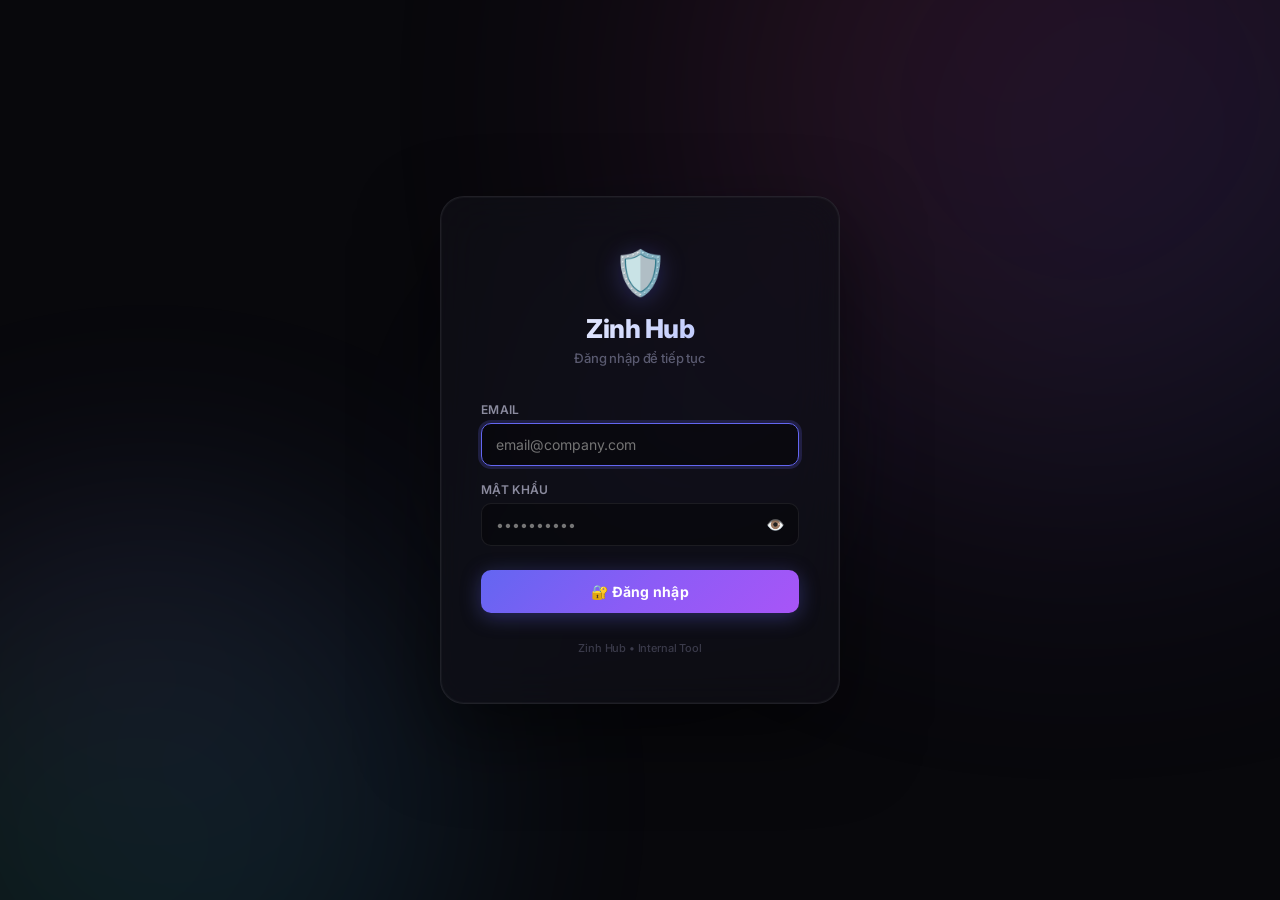
<file: index.html>
<!doctype html>
<html lang="vi">
  <head>
    <meta charset="UTF-8" />
    <link rel="icon" href="data:image/svg+xml,<svg xmlns='http://www.w3.org/2000/svg' viewBox='0 0 100 100'><text y='.9em' font-size='90'>🛡️</text></svg>" />
    <meta name="viewport" content="width=device-width, initial-scale=1.0" />
    <meta name="description" content="Zinh Hub — Quản lý công việc và dự án nội bộ" />
    <meta name="theme-color" content="#0a0a12" />
    <link rel="manifest" href="/manifest.json" />
    <meta name="apple-mobile-web-app-capable" content="yes" />
    <meta name="apple-mobile-web-app-status-bar-style" content="black-translucent" />
    <title>Zinh Hub — Task Management</title>
    <link rel="preconnect" href="https://fonts.googleapis.com" />
    <link rel="preconnect" href="https://fonts.gstatic.com" crossorigin />
    <link href="https://fonts.googleapis.com/css2?family=Inter:wght@300;400;500;600;700;800&display=swap" rel="stylesheet" />
    <script type="module" crossorigin src="/assets/index-q328-zt3.js"></script>
    <link rel="stylesheet" crossorigin href="/assets/index-DwXxYq5b.css">
  </head>
  <body>
    <div id="root"></div>
    <script>
      if ('serviceWorker' in navigator) {
        window.addEventListener('load', () => {
          navigator.serviceWorker.register('/sw.js').catch(() => {});
        });
      }
    </script>
  </body>
</html>
</file>
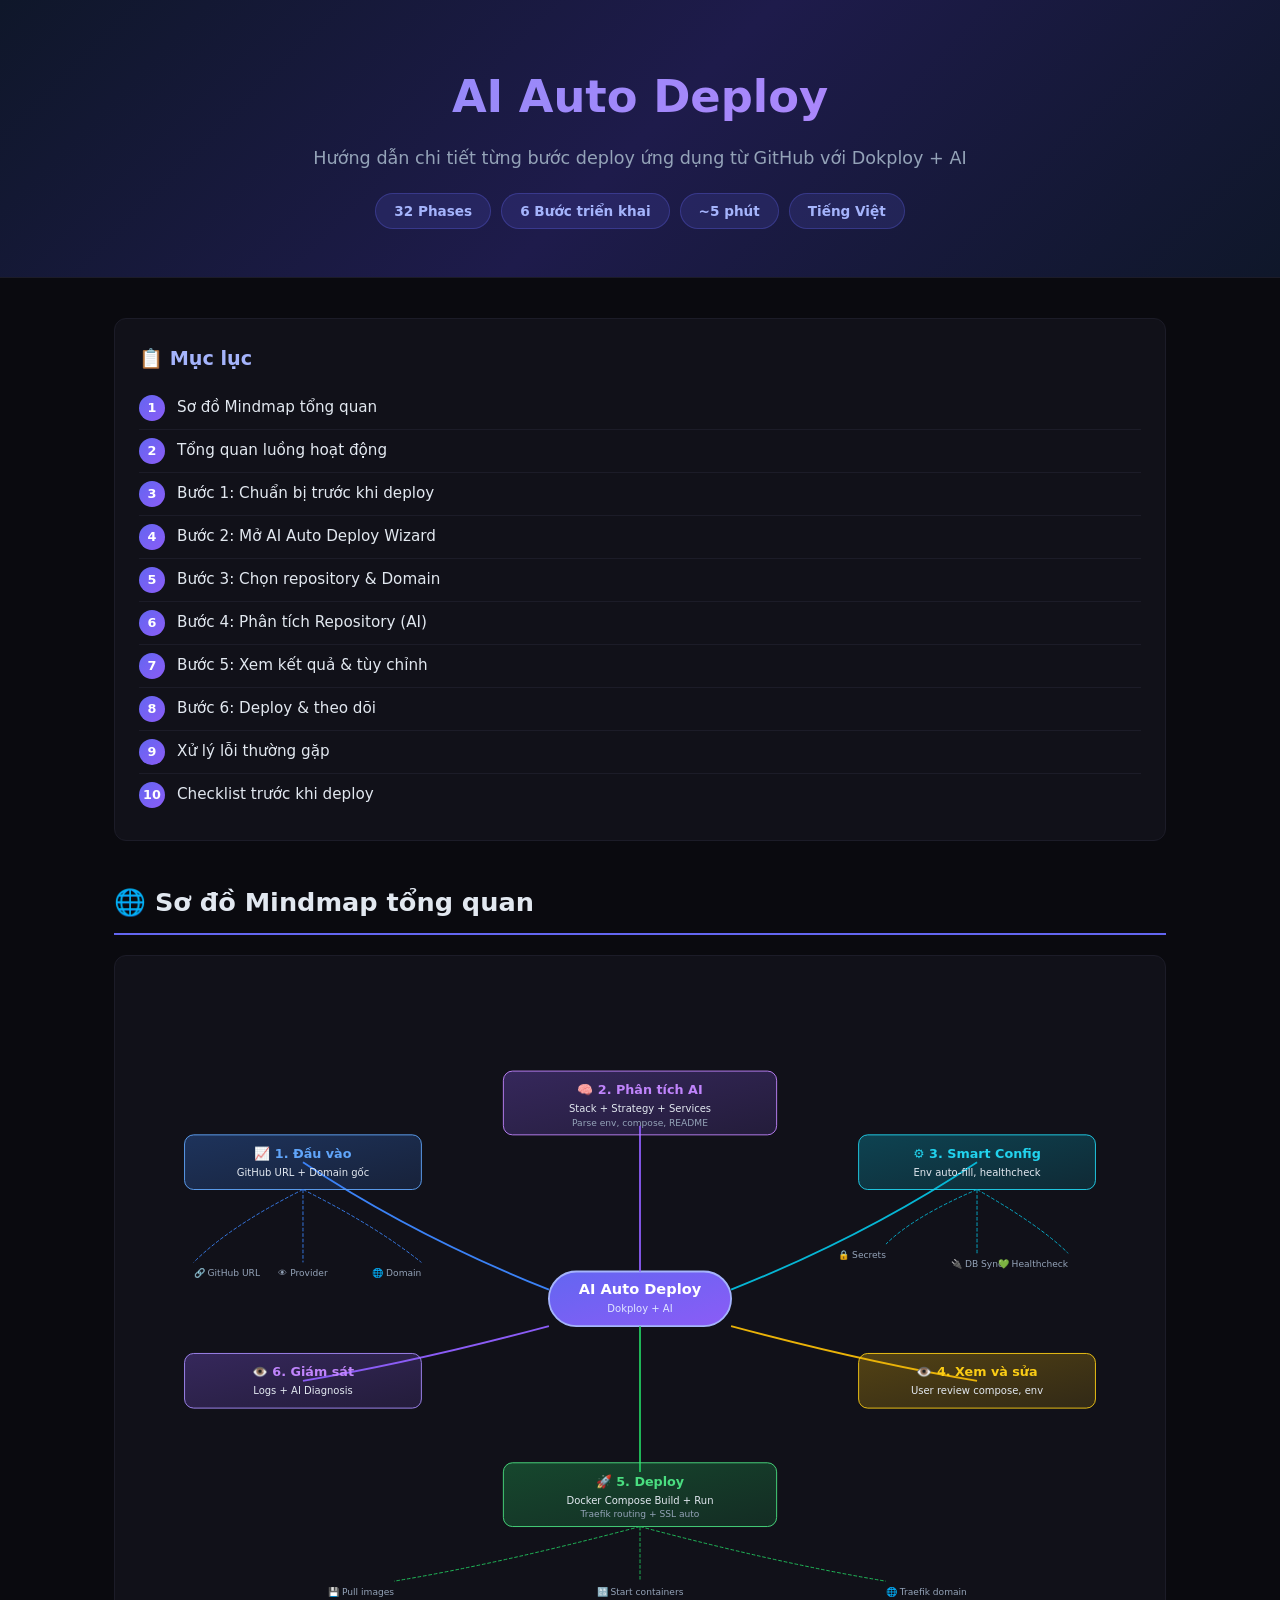
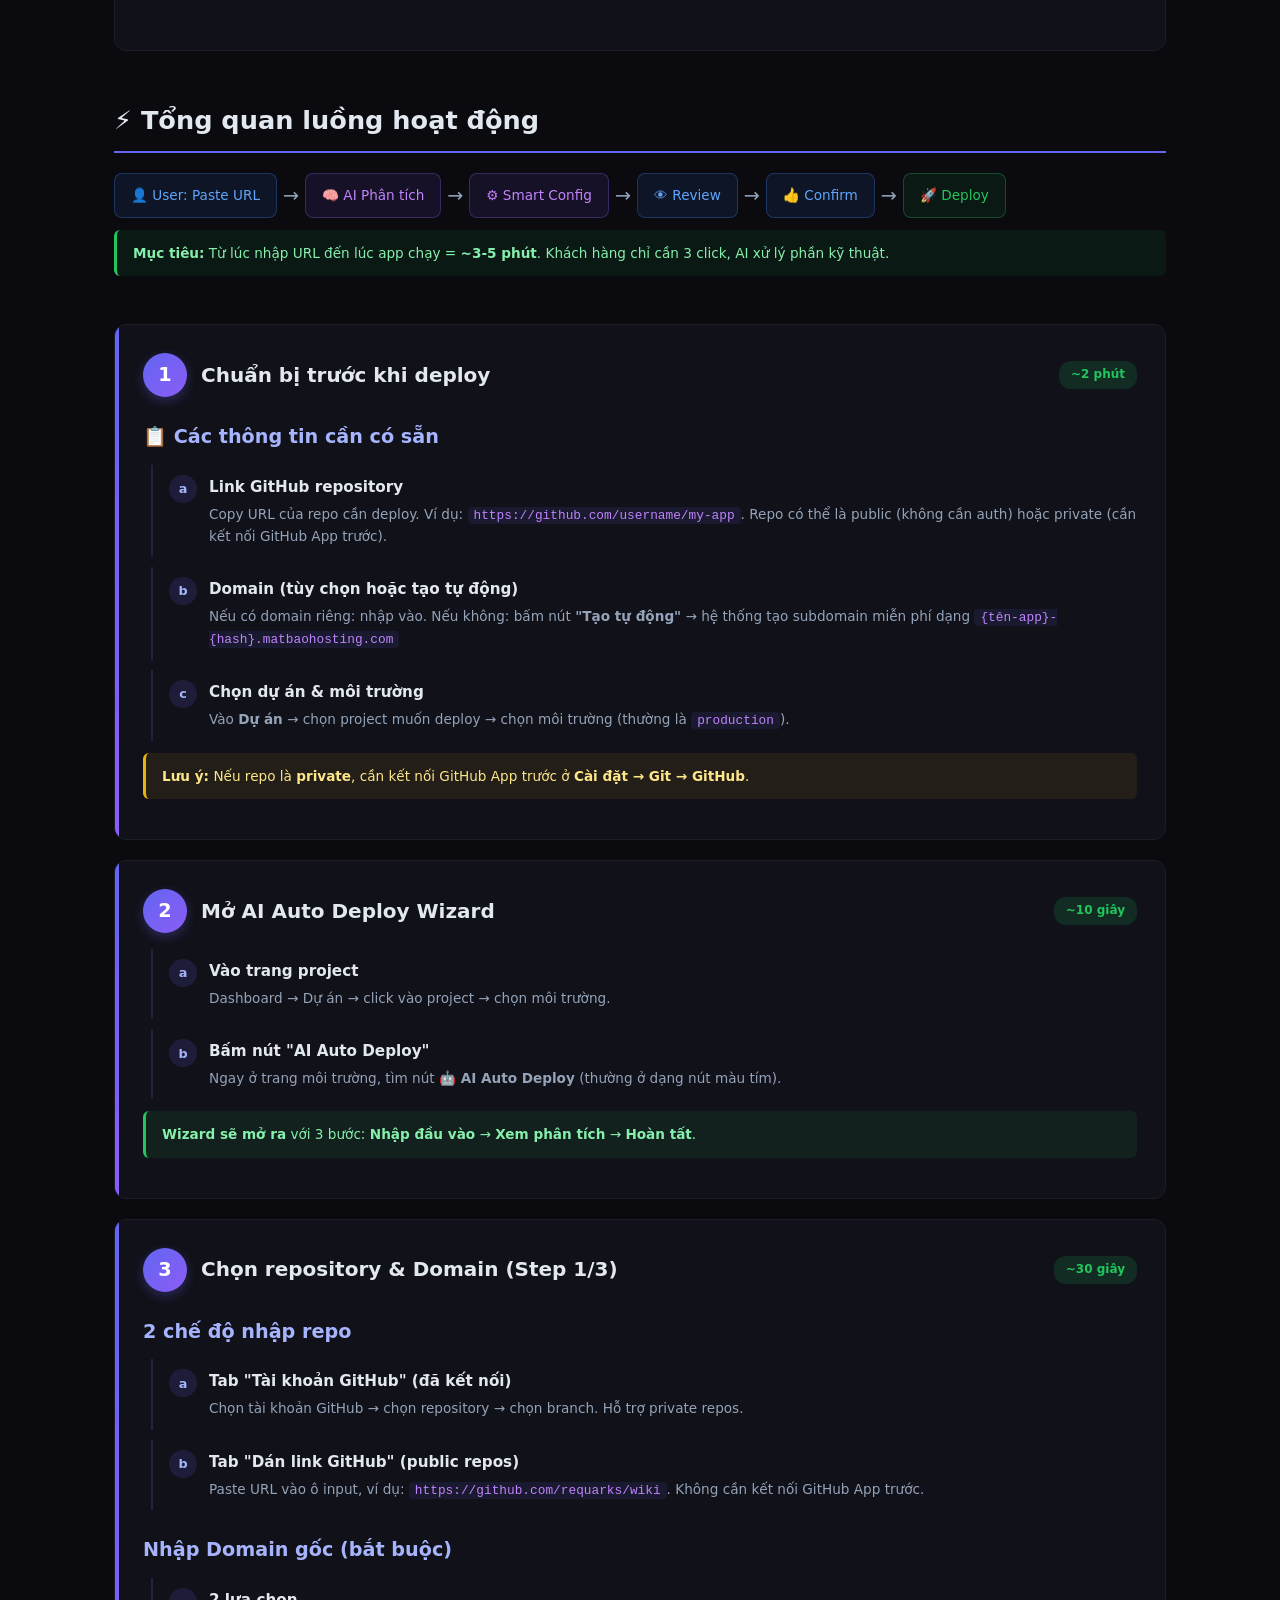
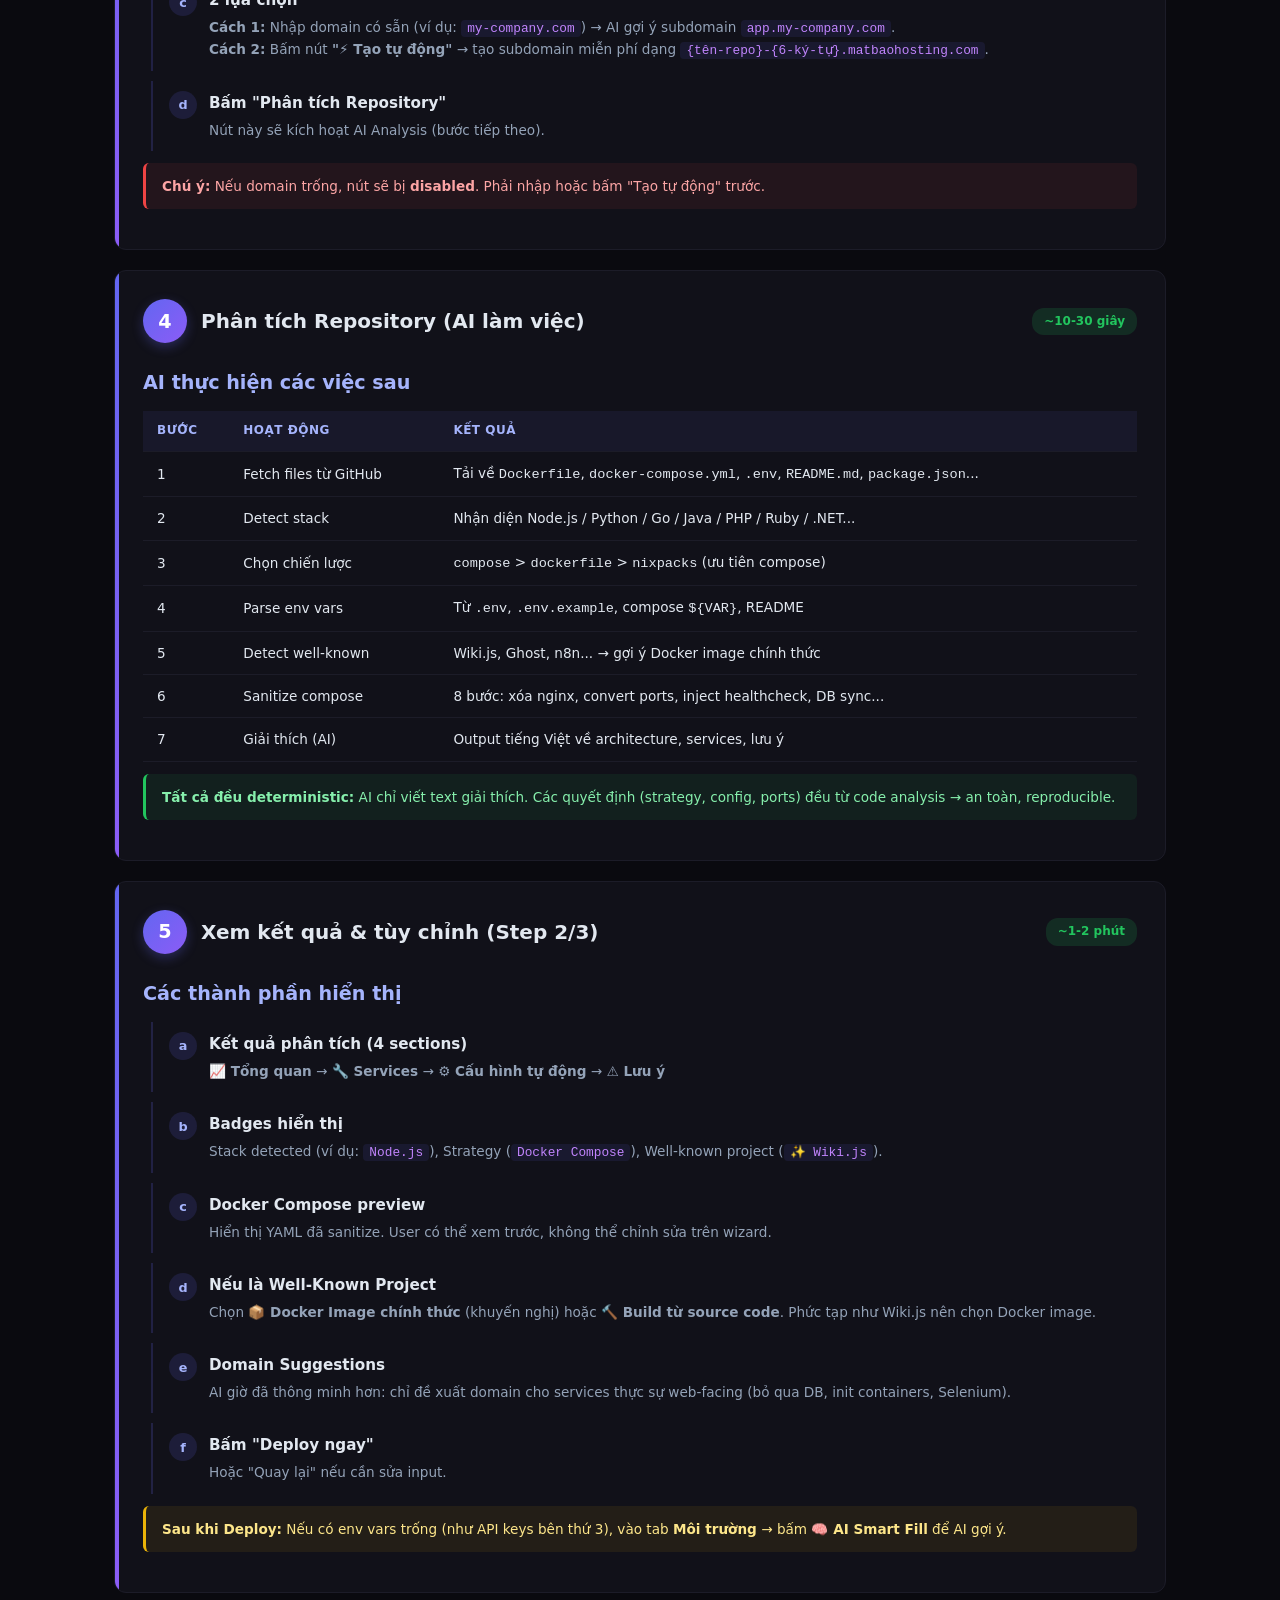
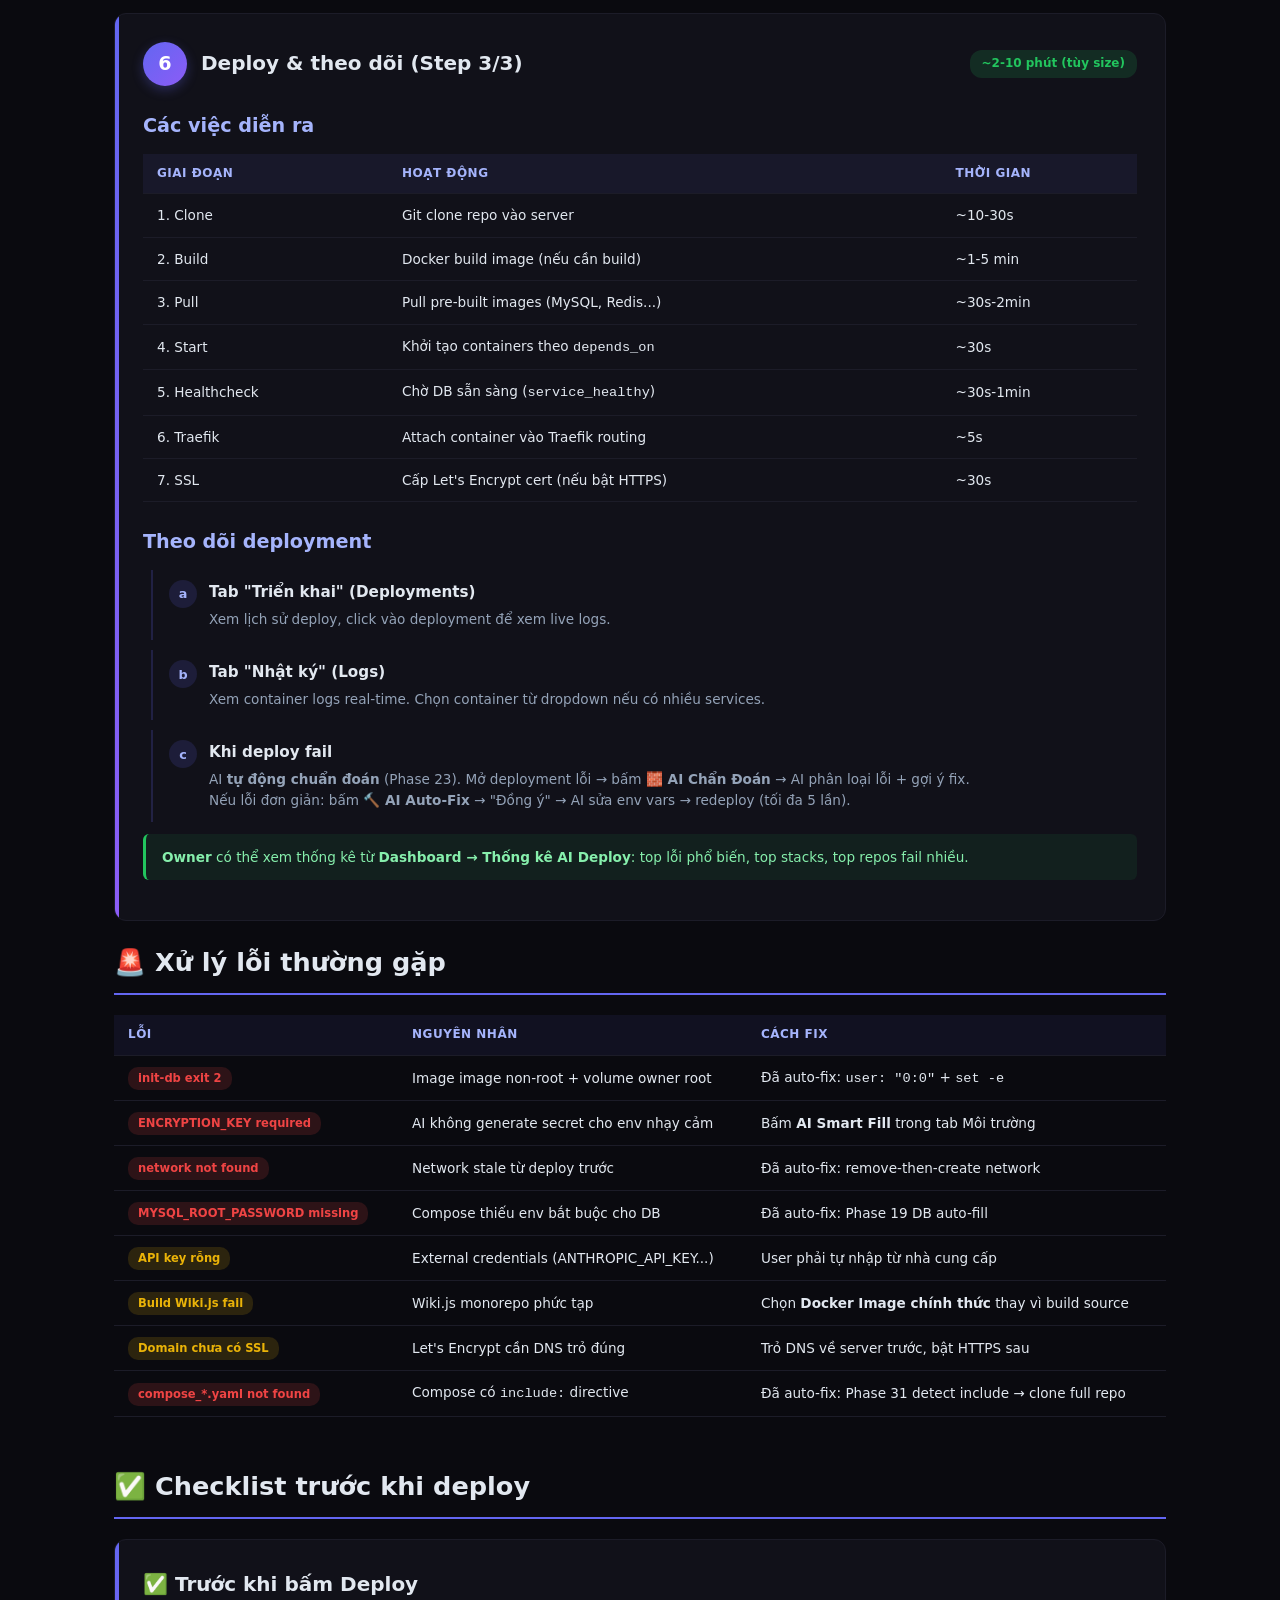
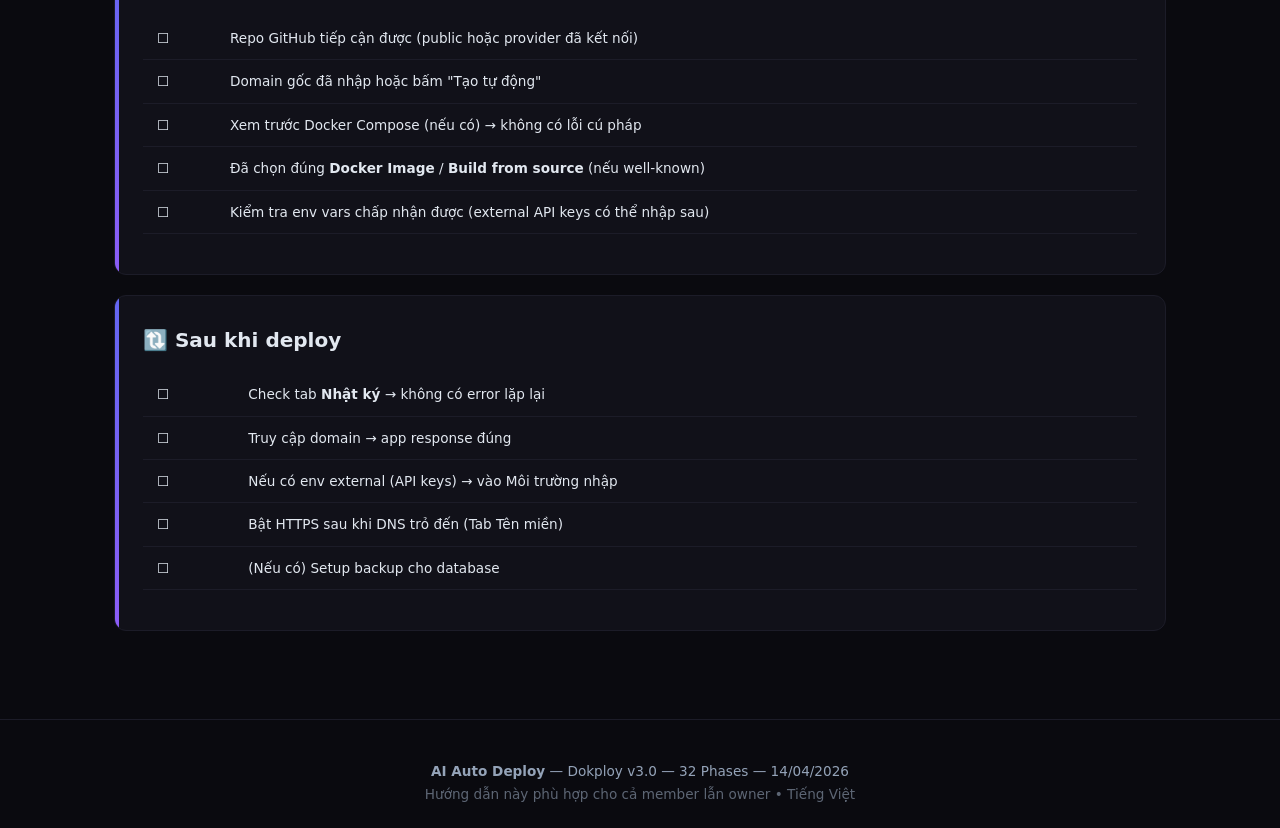
<file: ai-auto-deploy-guide.html>
<!DOCTYPE html>
<html lang="vi">
<head>
<meta charset="UTF-8">
<meta name="viewport" content="width=device-width, initial-scale=1.0">
<title>H&#432;&#7899;ng D&#7851;n AI Auto Deploy | Dokploy</title>
<style>
:root{--bg:#0a0a0f;--card:#111119;--border:#1c1c28;--accent:#6366f1;--accent2:#8b5cf6;--green:#22c55e;--yellow:#eab308;--red:#ef4444;--blue:#3b82f6;--cyan:#06b6d4;--text:#e2e8f0;--muted:#94a3b8;}
*{margin:0;padding:0;box-sizing:border-box;}
body{font-family:'Segoe UI',system-ui,sans-serif;background:var(--bg);color:var(--text);line-height:1.65;}
.hero{background:linear-gradient(135deg,#0f172a,#1e1b4b 50%,#0f172a);padding:60px 32px 48px;text-align:center;border-bottom:1px solid var(--border);}
.hero h1{font-size:2.8rem;font-weight:800;background:linear-gradient(135deg,#818cf8,#c084fc);-webkit-background-clip:text;-webkit-text-fill-color:transparent;margin-bottom:10px;}
.hero p{color:var(--muted);font-size:1.1rem;max-width:700px;margin:0 auto 20px;}
.hero .badges{display:flex;justify-content:center;gap:10px;flex-wrap:wrap;}
.hero .badges span{background:rgba(99,102,241,.15);color:#a5b4fc;padding:6px 18px;border-radius:20px;font-size:.85rem;font-weight:600;border:1px solid rgba(99,102,241,.3);}

.wrap{max-width:1100px;margin:0 auto;padding:40px 24px;}
.sec{margin-bottom:48px;}
h2{font-size:1.6rem;font-weight:700;margin-bottom:20px;padding-bottom:10px;border-bottom:2px solid var(--accent);display:flex;align-items:center;gap:10px;}
h3{font-size:1.2rem;font-weight:700;margin:24px 0 12px;color:#a5b4fc;}

/* TOC */
.toc{background:var(--card);border:1px solid var(--border);border-radius:12px;padding:24px;margin-bottom:40px;}
.toc h3{margin-top:0;color:#a5b4fc;}
.toc ol{list-style:none;padding:0;counter-reset:toc-counter;}
.toc ol li{counter-increment:toc-counter;padding:8px 0;border-bottom:1px solid var(--border);display:flex;align-items:center;gap:12px;}
.toc ol li:last-child{border-bottom:none;}
.toc ol li::before{content:counter(toc-counter);background:linear-gradient(135deg,var(--accent),var(--accent2));color:#fff;width:26px;height:26px;min-width:26px;border-radius:50%;display:inline-flex;align-items:center;justify-content:center;font-weight:700;font-size:.8rem;}
.toc ol li a{color:var(--text);text-decoration:none;flex:1;font-size:.95rem;}
.toc ol li a:hover{color:#a5b4fc;}

/* Steps */
.step{background:var(--card);border:1px solid var(--border);border-radius:12px;padding:28px;margin-bottom:20px;position:relative;overflow:hidden;}
.step::before{content:'';position:absolute;left:0;top:0;bottom:0;width:4px;background:linear-gradient(180deg,var(--accent),var(--accent2));}
.step-header{display:flex;align-items:center;gap:14px;margin-bottom:16px;flex-wrap:wrap;}
.step-num{background:linear-gradient(135deg,var(--accent),var(--accent2));color:#fff;width:44px;height:44px;min-width:44px;border-radius:50%;display:flex;align-items:center;justify-content:center;font-weight:800;font-size:1.2rem;box-shadow:0 4px 12px rgba(99,102,241,.3);}
.step-title{font-size:1.25rem;font-weight:700;flex:1;}
.step-time{background:rgba(34,197,94,.15);color:var(--green);padding:4px 12px;border-radius:12px;font-size:.75rem;font-weight:600;}

.sub-step{display:flex;gap:12px;padding:10px 0;border-left:2px solid rgba(99,102,241,.2);padding-left:16px;margin-left:8px;margin-top:10px;}
.sub-step-num{background:rgba(99,102,241,.15);color:#a5b4fc;width:28px;height:28px;min-width:28px;border-radius:50%;display:flex;align-items:center;justify-content:center;font-weight:700;font-size:.8rem;}
.sub-step-content h4{font-size:.95rem;margin-bottom:4px;}
.sub-step-content p{font-size:.85rem;color:var(--muted);line-height:1.55;}
.sub-step-content code{background:rgba(99,102,241,.1);padding:1px 6px;border-radius:4px;font-size:.8rem;color:#c084fc;}

.note{background:rgba(234,179,8,.08);border-left:3px solid var(--yellow);padding:12px 16px;border-radius:6px;margin:12px 0;font-size:.85rem;color:#fde68a;}
.warning{background:rgba(239,68,68,.08);border-left:3px solid var(--red);padding:12px 16px;border-radius:6px;margin:12px 0;font-size:.85rem;color:#fca5a5;}
.tip{background:rgba(34,197,94,.08);border-left:3px solid var(--green);padding:12px 16px;border-radius:6px;margin:12px 0;font-size:.85rem;color:#86efac;}

/* Mindmap */
.mindmap-wrapper{background:var(--card);border:1px solid var(--border);border-radius:12px;padding:24px;overflow-x:auto;}
.mindmap{min-width:900px;}

/* Flow diagram */
.flow{display:flex;flex-direction:column;gap:8px;}
.flow-row{display:flex;align-items:center;gap:6px;flex-wrap:wrap;}
.flow-box{background:rgba(99,102,241,.1);border:1px solid rgba(99,102,241,.3);padding:10px 16px;border-radius:8px;font-size:.85rem;font-weight:500;}
.flow-box.success{background:rgba(34,197,94,.08);border-color:rgba(34,197,94,.3);color:var(--green);}
.flow-box.ai{background:rgba(139,92,246,.1);border-color:rgba(139,92,246,.3);color:#c084fc;}
.flow-box.user{background:rgba(59,130,246,.1);border-color:rgba(59,130,246,.3);color:#60a5fa;}
.flow-arrow{color:var(--muted);font-size:1.2rem;}

/* Tables */
table{width:100%;border-collapse:collapse;margin:12px 0;}
th,td{padding:10px 14px;text-align:left;border-bottom:1px solid var(--border);font-size:.85rem;}
th{background:rgba(99,102,241,.08);color:#a5b4fc;font-size:.75rem;text-transform:uppercase;letter-spacing:.5px;font-weight:600;}

.badge{display:inline-block;padding:2px 10px;border-radius:10px;font-size:.72rem;font-weight:600;}
.b-green{background:rgba(34,197,94,.15);color:var(--green);}
.b-yellow{background:rgba(234,179,8,.15);color:var(--yellow);}
.b-red{background:rgba(239,68,68,.15);color:var(--red);}
.b-blue{background:rgba(59,130,246,.15);color:var(--blue);}
.b-purple{background:rgba(139,92,246,.15);color:#c084fc;}

.footer{text-align:center;padding:40px;color:var(--muted);font-size:.85rem;border-top:1px solid var(--border);}

@media print{
body{background:#fff;color:#1a1a1a;}
.hero{background:#f1f5f9;}
.hero h1 .ai,.hero h1{-webkit-text-fill-color:#4338ca;}
.step,.toc,.mindmap-wrapper{background:#f8fafc;border-color:#e2e8f0;}
}
</style>
</head>
<body>

<div class="hero">
<h1>AI Auto Deploy</h1>
<p>H&#432;&#7899;ng d&#7851;n chi ti&#7871;t t&#7915;ng b&#432;&#7899;c deploy &#7913;ng d&#7909;ng t&#7915; GitHub v&#7899;i Dokploy + AI</p>
<div class="badges">
<span>32 Phases</span>
<span>6 B&#432;&#7899;c tri&#7875;n khai</span>
<span>~5 ph&#250;t</span>
<span>Ti&#7871;ng Vi&#7879;t</span>
</div>
</div>

<div class="wrap">

<!-- TOC -->
<div class="toc">
<h3>&#128203; M&#7909;c l&#7909;c</h3>
<ol>
<li><a href="#mindmap">S&#417; &#273;&#7891; Mindmap t&#7893;ng quan</a></li>
<li><a href="#overview">T&#7893;ng quan lu&#7891;ng ho&#7841;t &#273;&#7897;ng</a></li>
<li><a href="#step1">B&#432;&#7899;c 1: Chu&#7849;n b&#7883; tr&#432;&#7899;c khi deploy</a></li>
<li><a href="#step2">B&#432;&#7899;c 2: M&#7903; AI Auto Deploy Wizard</a></li>
<li><a href="#step3">B&#432;&#7899;c 3: Ch&#7885;n repository &amp; Domain</a></li>
<li><a href="#step4">B&#432;&#7899;c 4: Ph&#226;n t&#237;ch Repository (AI)</a></li>
<li><a href="#step5">B&#432;&#7899;c 5: Xem k&#7871;t qu&#7843; &amp; t&#249;y ch&#7881;nh</a></li>
<li><a href="#step6">B&#432;&#7899;c 6: Deploy &amp; theo d&#245;i</a></li>
<li><a href="#troubleshoot">X&#7917; l&#253; l&#7895;i th&#432;&#7901;ng g&#7863;p</a></li>
<li><a href="#checklist">Checklist tr&#432;&#7899;c khi deploy</a></li>
</ol>
</div>

<!-- MINDMAP -->
<div class="sec" id="mindmap">
<h2>&#127760; S&#417; &#273;&#7891; Mindmap t&#7893;ng quan</h2>
<div class="mindmap-wrapper">
<svg class="mindmap" viewBox="0 0 1100 700" xmlns="http://www.w3.org/2000/svg">
<!-- Center node -->
<g>
<rect x="450" y="320" width="200" height="60" rx="30" fill="url(#centerGrad)" stroke="#a5b4fc" stroke-width="2"/>
<text x="550" y="345" text-anchor="middle" fill="#fff" font-weight="800" font-size="16">AI Auto Deploy</text>
<text x="550" y="365" text-anchor="middle" fill="#e0e7ff" font-size="11">Dokploy + AI</text>
</g>

<!-- Gradients -->
<defs>
<linearGradient id="centerGrad" x1="0%" y1="0%" x2="100%" y2="100%">
<stop offset="0%" style="stop-color:#6366f1"/>
<stop offset="100%" style="stop-color:#8b5cf6"/>
</linearGradient>
<linearGradient id="blueGrad" x1="0%" y1="0%" x2="100%" y2="100%">
<stop offset="0%" style="stop-color:#3b82f6" stop-opacity=".3"/>
<stop offset="100%" style="stop-color:#3b82f6" stop-opacity=".15"/>
</linearGradient>
<linearGradient id="greenGrad" x1="0%" y1="0%" x2="100%" y2="100%">
<stop offset="0%" style="stop-color:#22c55e" stop-opacity=".3"/>
<stop offset="100%" style="stop-color:#22c55e" stop-opacity=".15"/>
</linearGradient>
<linearGradient id="yellowGrad" x1="0%" y1="0%" x2="100%" y2="100%">
<stop offset="0%" style="stop-color:#eab308" stop-opacity=".3"/>
<stop offset="100%" style="stop-color:#eab308" stop-opacity=".15"/>
</linearGradient>
<linearGradient id="purpleGrad" x1="0%" y1="0%" x2="100%" y2="100%">
<stop offset="0%" style="stop-color:#8b5cf6" stop-opacity=".3"/>
<stop offset="100%" style="stop-color:#8b5cf6" stop-opacity=".15"/>
</linearGradient>
<linearGradient id="cyanGrad" x1="0%" y1="0%" x2="100%" y2="100%">
<stop offset="0%" style="stop-color:#06b6d4" stop-opacity=".3"/>
<stop offset="100%" style="stop-color:#06b6d4" stop-opacity=".15"/>
</linearGradient>
</defs>

<!-- Branch 1: Input (top-left) -->
<g>
<path d="M 450 340 Q 300 280 180 200" stroke="#3b82f6" stroke-width="2" fill="none"/>
<rect x="50" y="170" width="260" height="60" rx="10" fill="url(#blueGrad)" stroke="#60a5fa"/>
<text x="180" y="195" text-anchor="middle" fill="#60a5fa" font-weight="700" font-size="14">&#128200; 1. &#272;&#7847;u v&#224;o</text>
<text x="180" y="215" text-anchor="middle" fill="#e2e8f0" font-size="11">GitHub URL + Domain g&#7889;c</text>
</g>

<!-- Branch 2: Analysis (top) -->
<g>
<path d="M 550 320 Q 550 230 550 160" stroke="#8b5cf6" stroke-width="2" fill="none"/>
<rect x="400" y="100" width="300" height="70" rx="10" fill="url(#purpleGrad)" stroke="#c084fc"/>
<text x="550" y="125" text-anchor="middle" fill="#c084fc" font-weight="700" font-size="14">&#129504; 2. Ph&#226;n t&#237;ch AI</text>
<text x="550" y="145" text-anchor="middle" fill="#e2e8f0" font-size="11">Stack + Strategy + Services</text>
<text x="550" y="160" text-anchor="middle" fill="#94a3b8" font-size="10">Parse env, compose, README</text>
</g>

<!-- Branch 3: Smart config (top-right) -->
<g>
<path d="M 650 340 Q 800 280 920 200" stroke="#06b6d4" stroke-width="2" fill="none"/>
<rect x="790" y="170" width="260" height="60" rx="10" fill="url(#cyanGrad)" stroke="#22d3ee"/>
<text x="920" y="195" text-anchor="middle" fill="#22d3ee" font-weight="700" font-size="14">&#9881;&#65039; 3. Smart Config</text>
<text x="920" y="215" text-anchor="middle" fill="#e2e8f0" font-size="11">Env auto-fill, healthcheck</text>
</g>

<!-- Branch 4: Review (middle-right) -->
<g>
<path d="M 650 380 Q 800 420 920 440" stroke="#eab308" stroke-width="2" fill="none"/>
<rect x="790" y="410" width="260" height="60" rx="10" fill="url(#yellowGrad)" stroke="#facc15"/>
<text x="920" y="435" text-anchor="middle" fill="#facc15" font-weight="700" font-size="14">&#128065;&#65039; 4. Xem v&#224; s&#7917;a</text>
<text x="920" y="455" text-anchor="middle" fill="#e2e8f0" font-size="11">User review compose, env</text>
</g>

<!-- Branch 5: Deploy (bottom) -->
<g>
<path d="M 550 380 Q 550 470 550 540" stroke="#22c55e" stroke-width="2" fill="none"/>
<rect x="400" y="530" width="300" height="70" rx="10" fill="url(#greenGrad)" stroke="#4ade80"/>
<text x="550" y="555" text-anchor="middle" fill="#4ade80" font-weight="700" font-size="14">&#128640; 5. Deploy</text>
<text x="550" y="575" text-anchor="middle" fill="#e2e8f0" font-size="11">Docker Compose Build + Run</text>
<text x="550" y="590" text-anchor="middle" fill="#94a3b8" font-size="10">Traefik routing + SSL auto</text>
</g>

<!-- Branch 6: Monitor (bottom-left) -->
<g>
<path d="M 450 380 Q 300 420 180 440" stroke="#8b5cf6" stroke-width="2" fill="none"/>
<rect x="50" y="410" width="260" height="60" rx="10" fill="url(#purpleGrad)" stroke="#a78bfa"/>
<text x="180" y="435" text-anchor="middle" fill="#c084fc" font-weight="700" font-size="14">&#128065;&#65039; 6. Gi&#225;m s&#225;t</text>
<text x="180" y="455" text-anchor="middle" fill="#e2e8f0" font-size="11">Logs + AI Diagnosis</text>
</g>

<!-- Sub-branches from Input -->
<g font-size="10">
<path d="M 180 230 Q 100 270 60 310" stroke="#3b82f6" stroke-width="1" stroke-dasharray="4,2" fill="none"/>
<text x="60" y="325" fill="#94a3b8">&#128279; GitHub URL</text>
<path d="M 180 230 Q 180 270 180 310" stroke="#3b82f6" stroke-width="1" stroke-dasharray="4,2" fill="none"/>
<text x="180" y="325" text-anchor="middle" fill="#94a3b8">&#128065; Provider</text>
<path d="M 180 230 Q 260 270 310 310" stroke="#3b82f6" stroke-width="1" stroke-dasharray="4,2" fill="none"/>
<text x="310" y="325" text-anchor="end" fill="#94a3b8">&#127760; Domain</text>
</g>

<!-- Sub-branches from Smart Config -->
<g font-size="10">
<path d="M 920 230 Q 850 260 820 290" stroke="#06b6d4" stroke-width="1" stroke-dasharray="4,2" fill="none"/>
<text x="820" y="305" text-anchor="end" fill="#94a3b8">&#128274; Secrets</text>
<path d="M 920 230 Q 920 270 920 300" stroke="#06b6d4" stroke-width="1" stroke-dasharray="4,2" fill="none"/>
<text x="920" y="315" text-anchor="middle" fill="#94a3b8">&#128268; DB Sync</text>
<path d="M 920 230 Q 990 270 1020 300" stroke="#06b6d4" stroke-width="1" stroke-dasharray="4,2" fill="none"/>
<text x="1020" y="315" text-anchor="end" fill="#94a3b8">&#128154; Healthcheck</text>
</g>

<!-- Sub-branches from Deploy -->
<g font-size="10">
<path d="M 550 600 Q 400 640 280 660" stroke="#22c55e" stroke-width="1" stroke-dasharray="4,2" fill="none"/>
<text x="280" y="675" text-anchor="end" fill="#94a3b8">&#128190; Pull images</text>
<path d="M 550 600 Q 550 640 550 660" stroke="#22c55e" stroke-width="1" stroke-dasharray="4,2" fill="none"/>
<text x="550" y="675" text-anchor="middle" fill="#94a3b8">&#128288; Start containers</text>
<path d="M 550 600 Q 700 640 820 660" stroke="#22c55e" stroke-width="1" stroke-dasharray="4,2" fill="none"/>
<text x="820" y="675" text-anchor="start" fill="#94a3b8">&#127760; Traefik domain</text>
</g>

</svg>
</div>
</div>

<!-- OVERVIEW -->
<div class="sec" id="overview">
<h2>&#9889; T&#7893;ng quan lu&#7891;ng ho&#7841;t &#273;&#7897;ng</h2>
<div class="flow">
<div class="flow-row">
<div class="flow-box user">&#128100; User: Paste URL</div>
<span class="flow-arrow">&rarr;</span>
<div class="flow-box ai">&#129504; AI Ph&#226;n t&#237;ch</div>
<span class="flow-arrow">&rarr;</span>
<div class="flow-box ai">&#9881;&#65039; Smart Config</div>
<span class="flow-arrow">&rarr;</span>
<div class="flow-box user">&#128065; Review</div>
<span class="flow-arrow">&rarr;</span>
<div class="flow-box user">&#128077; Confirm</div>
<span class="flow-arrow">&rarr;</span>
<div class="flow-box success">&#128640; Deploy</div>
</div>
</div>
<div class="tip">
<strong>M&#7909;c ti&#234;u:</strong> T&#7915; l&#250;c nh&#7853;p URL &#273;&#7871;n l&#250;c app ch&#7841;y = <strong>~3-5 ph&#250;t</strong>. Kh&#225;ch h&#224;ng ch&#7881; c&#7847;n 3 click, AI x&#7917; l&#253; ph&#7847;n k&#7929; thu&#7853;t.
</div>
</div>

<!-- STEP 1 -->
<div class="step" id="step1">
<div class="step-header">
<div class="step-num">1</div>
<div class="step-title">Chu&#7849;n b&#7883; tr&#432;&#7899;c khi deploy</div>
<div class="step-time">~2 ph&#250;t</div>
</div>

<h3>&#128203; C&#225;c th&#244;ng tin c&#7847;n c&#243; s&#7861;n</h3>

<div class="sub-step">
<div class="sub-step-num">a</div>
<div class="sub-step-content">
<h4>Link GitHub repository</h4>
<p>Copy URL c&#7911;a repo c&#7847;n deploy. V&#237; d&#7909;: <code>https://github.com/username/my-app</code>. Repo c&#243; th&#7875; l&#224; public (kh&#244;ng c&#7847;n auth) ho&#7863;c private (c&#7847;n k&#7871;t n&#7889;i GitHub App tr&#432;&#7899;c).</p>
</div>
</div>

<div class="sub-step">
<div class="sub-step-num">b</div>
<div class="sub-step-content">
<h4>Domain (t&#249;y ch&#7885;n ho&#7863;c t&#7841;o t&#7921; &#273;&#7897;ng)</h4>
<p>N&#7871;u c&#243; domain ri&#234;ng: nh&#7853;p v&#224;o. N&#7871;u kh&#244;ng: b&#7845;m n&#250;t <strong>"T&#7841;o t&#7921; &#273;&#7897;ng"</strong> &rarr; h&#7879; th&#7889;ng t&#7841;o subdomain mi&#7877;n ph&#237; d&#7841;ng <code>{t&#234;n-app}-{hash}.matbaohosting.com</code></p>
</div>
</div>

<div class="sub-step">
<div class="sub-step-num">c</div>
<div class="sub-step-content">
<h4>Ch&#7885;n d&#7921; &#225;n &amp; m&#244;i tr&#432;&#7901;ng</h4>
<p>V&#224;o <strong>D&#7921; &#225;n</strong> &rarr; ch&#7885;n project mu&#7889;n deploy &rarr; ch&#7885;n m&#244;i tr&#432;&#7901;ng (th&#432;&#7901;ng l&#224; <code>production</code>).</p>
</div>
</div>

<div class="note">
<strong>L&#432;u &#253;:</strong> N&#7871;u repo l&#224; <strong>private</strong>, c&#7847;n k&#7871;t n&#7889;i GitHub App tr&#432;&#7899;c &#7903; <strong>C&#224;i &#273;&#7863;t &rarr; Git &rarr; GitHub</strong>.
</div>
</div>

<!-- STEP 2 -->
<div class="step" id="step2">
<div class="step-header">
<div class="step-num">2</div>
<div class="step-title">M&#7903; AI Auto Deploy Wizard</div>
<div class="step-time">~10 gi&#226;y</div>
</div>

<div class="sub-step">
<div class="sub-step-num">a</div>
<div class="sub-step-content">
<h4>V&#224;o trang project</h4>
<p>Dashboard &rarr; D&#7921; &#225;n &rarr; click v&#224;o project &rarr; ch&#7885;n m&#244;i tr&#432;&#7901;ng.</p>
</div>
</div>

<div class="sub-step">
<div class="sub-step-num">b</div>
<div class="sub-step-content">
<h4>B&#7845;m n&#250;t "AI Auto Deploy"</h4>
<p>Ngay &#7903; trang m&#244;i tr&#432;&#7901;ng, t&#236;m n&#250;t <strong>&#129302; AI Auto Deploy</strong> (th&#432;&#7901;ng &#7903; d&#7841;ng n&#250;t m&#224;u t&#237;m).</p>
</div>
</div>

<div class="tip">
<strong>Wizard s&#7869; m&#7903; ra</strong> v&#7899;i 3 b&#432;&#7899;c: <strong>Nh&#7853;p &#273;&#7847;u v&#224;o</strong> &rarr; <strong>Xem ph&#226;n t&#237;ch</strong> &rarr; <strong>Ho&#224;n t&#7845;t</strong>.
</div>
</div>

<!-- STEP 3 -->
<div class="step" id="step3">
<div class="step-header">
<div class="step-num">3</div>
<div class="step-title">Ch&#7885;n repository &amp; Domain (Step 1/3)</div>
<div class="step-time">~30 gi&#226;y</div>
</div>

<h3>2 ch&#7871; &#273;&#7897; nh&#7853;p repo</h3>

<div class="sub-step">
<div class="sub-step-num">a</div>
<div class="sub-step-content">
<h4>Tab "T&#224;i kho&#7843;n GitHub" (&#273;&#227; k&#7871;t n&#7889;i)</h4>
<p>Ch&#7885;n t&#224;i kho&#7843;n GitHub &rarr; ch&#7885;n repository &rarr; ch&#7885;n branch. H&#7895; tr&#7907; private repos.</p>
</div>
</div>

<div class="sub-step">
<div class="sub-step-num">b</div>
<div class="sub-step-content">
<h4>Tab "D&#225;n link GitHub" (public repos)</h4>
<p>Paste URL v&#224;o &#244; input, v&#237; d&#7909;: <code>https://github.com/requarks/wiki</code>. Kh&#244;ng c&#7847;n k&#7871;t n&#7889;i GitHub App tr&#432;&#7899;c.</p>
</div>
</div>

<h3>Nh&#7853;p Domain g&#7889;c (b&#7855;t bu&#7897;c)</h3>

<div class="sub-step">
<div class="sub-step-num">c</div>
<div class="sub-step-content">
<h4>2 l&#7921;a ch&#7885;n</h4>
<p><strong>C&#225;ch 1:</strong> Nh&#7853;p domain c&#243; s&#7861;n (v&#237; d&#7909;: <code>my-company.com</code>) &rarr; AI g&#7907;i &#253; subdomain <code>app.my-company.com</code>.</p>
<p><strong>C&#225;ch 2:</strong> B&#7845;m n&#250;t <strong>"&#9889; T&#7841;o t&#7921; &#273;&#7897;ng"</strong> &rarr; t&#7841;o subdomain mi&#7877;n ph&#237; d&#7841;ng <code>{t&#234;n-repo}-{6-k&#253;-t&#7921;}.matbaohosting.com</code>.</p>
</div>
</div>

<div class="sub-step">
<div class="sub-step-num">d</div>
<div class="sub-step-content">
<h4>B&#7845;m "Ph&#226;n t&#237;ch Repository"</h4>
<p>N&#250;t n&#224;y s&#7869; k&#237;ch ho&#7841;t AI Analysis (b&#432;&#7899;c ti&#7871;p theo).</p>
</div>
</div>

<div class="warning">
<strong>Ch&#250; &#253;:</strong> N&#7871;u domain tr&#7889;ng, n&#250;t s&#7869; b&#7883; <strong>disabled</strong>. Ph&#7843;i nh&#7853;p ho&#7863;c b&#7845;m "T&#7841;o t&#7921; &#273;&#7897;ng" tr&#432;&#7899;c.
</div>
</div>

<!-- STEP 4 -->
<div class="step" id="step4">
<div class="step-header">
<div class="step-num">4</div>
<div class="step-title">Ph&#226;n t&#237;ch Repository (AI l&#224;m vi&#7879;c)</div>
<div class="step-time">~10-30 gi&#226;y</div>
</div>

<h3>AI th&#7921;c hi&#7879;n c&#225;c vi&#7879;c sau</h3>

<table>
<thead><tr><th>B&#432;&#7899;c</th><th>Ho&#7841;t &#273;&#7897;ng</th><th>K&#7871;t qu&#7843;</th></tr></thead>
<tbody>
<tr><td>1</td><td>Fetch files t&#7915; GitHub</td><td>T&#7843;i v&#7873; <code>Dockerfile</code>, <code>docker-compose.yml</code>, <code>.env</code>, <code>README.md</code>, <code>package.json</code>...</td></tr>
<tr><td>2</td><td>Detect stack</td><td>Nh&#7853;n di&#7879;n Node.js / Python / Go / Java / PHP / Ruby / .NET...</td></tr>
<tr><td>3</td><td>Ch&#7885;n chi&#7871;n l&#432;&#7907;c</td><td><code>compose</code> &gt; <code>dockerfile</code> &gt; <code>nixpacks</code> (&#432;u ti&#234;n compose)</td></tr>
<tr><td>4</td><td>Parse env vars</td><td>T&#7915; <code>.env</code>, <code>.env.example</code>, compose <code>${VAR}</code>, README</td></tr>
<tr><td>5</td><td>Detect well-known</td><td>Wiki.js, Ghost, n8n... &rarr; g&#7907;i &#253; Docker image ch&#237;nh th&#7913;c</td></tr>
<tr><td>6</td><td>Sanitize compose</td><td>8 b&#432;&#7899;c: x&#243;a nginx, convert ports, inject healthcheck, DB sync...</td></tr>
<tr><td>7</td><td>Gi&#7843;i th&#237;ch (AI)</td><td>Output ti&#7871;ng Vi&#7879;t v&#7873; architecture, services, l&#432;u &#253;</td></tr>
</tbody>
</table>

<div class="tip">
<strong>T&#7845;t c&#7843; &#273;&#7873;u deterministic:</strong> AI ch&#7881; vi&#7871;t text gi&#7843;i th&#237;ch. C&#225;c quy&#7871;t &#273;&#7883;nh (strategy, config, ports) &#273;&#7873;u t&#7915; code analysis &rarr; an to&#224;n, reproducible.
</div>
</div>

<!-- STEP 5 -->
<div class="step" id="step5">
<div class="step-header">
<div class="step-num">5</div>
<div class="step-title">Xem k&#7871;t qu&#7843; &amp; t&#249;y ch&#7881;nh (Step 2/3)</div>
<div class="step-time">~1-2 ph&#250;t</div>
</div>

<h3>C&#225;c th&#224;nh ph&#7847;n hi&#7875;n th&#7883;</h3>

<div class="sub-step">
<div class="sub-step-num">a</div>
<div class="sub-step-content">
<h4>K&#7871;t qu&#7843; ph&#226;n t&#237;ch (4 sections)</h4>
<p><strong>&#128200; T&#7893;ng quan</strong> &rarr; <strong>&#128295; Services</strong> &rarr; <strong>&#9881; C&#7845;u h&#236;nh t&#7921; &#273;&#7897;ng</strong> &rarr; <strong>&#9888; L&#432;u &#253;</strong></p>
</div>
</div>

<div class="sub-step">
<div class="sub-step-num">b</div>
<div class="sub-step-content">
<h4>Badges hi&#7875;n th&#7883;</h4>
<p>Stack detected (v&#237; d&#7909;: <code>Node.js</code>), Strategy (<code>Docker Compose</code>), Well-known project (<code>&#10024; Wiki.js</code>).</p>
</div>
</div>

<div class="sub-step">
<div class="sub-step-num">c</div>
<div class="sub-step-content">
<h4>Docker Compose preview</h4>
<p>Hi&#7875;n th&#7883; YAML &#273;&#227; sanitize. User c&#243; th&#7875; xem tr&#432;&#7899;c, kh&#244;ng th&#7875; ch&#7881;nh s&#7917;a tr&#234;n wizard.</p>
</div>
</div>

<div class="sub-step">
<div class="sub-step-num">d</div>
<div class="sub-step-content">
<h4>N&#7871;u l&#224; Well-Known Project</h4>
<p>Ch&#7885;n <strong>&#128230; Docker Image ch&#237;nh th&#7913;c</strong> (khuy&#7871;n ngh&#7883;) ho&#7863;c <strong>&#128296; Build t&#7915; source code</strong>. Ph&#7913;c t&#7841;p nh&#432; Wiki.js n&#234;n ch&#7885;n Docker image.</p>
</div>
</div>

<div class="sub-step">
<div class="sub-step-num">e</div>
<div class="sub-step-content">
<h4>Domain Suggestions</h4>
<p>AI gi&#7901; &#273;&#227; th&#244;ng minh h&#417;n: ch&#7881; &#273;&#7873; xu&#7845;t domain cho services th&#7921;c s&#7921; web-facing (b&#7887; qua DB, init containers, Selenium).</p>
</div>
</div>

<div class="sub-step">
<div class="sub-step-num">f</div>
<div class="sub-step-content">
<h4>B&#7845;m "Deploy ngay"</h4>
<p>Ho&#7863;c "Quay l&#7841;i" n&#7871;u c&#7847;n s&#7917;a input.</p>
</div>
</div>

<div class="note">
<strong>Sau khi Deploy:</strong> N&#7871;u c&#243; env vars tr&#7889;ng (nh&#432; API keys b&#234;n th&#7913; 3), v&#224;o tab <strong>M&#244;i tr&#432;&#7901;ng</strong> &rarr; b&#7845;m <strong>&#129504; AI Smart Fill</strong> &#273;&#7875; AI g&#7907;i &#253;.
</div>
</div>

<!-- STEP 6 -->
<div class="step" id="step6">
<div class="step-header">
<div class="step-num">6</div>
<div class="step-title">Deploy &amp; theo d&#245;i (Step 3/3)</div>
<div class="step-time">~2-10 ph&#250;t (t&#249;y size)</div>
</div>

<h3>C&#225;c vi&#7879;c di&#7877;n ra</h3>

<table>
<thead><tr><th>Giai &#273;o&#7841;n</th><th>Ho&#7841;t &#273;&#7897;ng</th><th>Th&#7901;i gian</th></tr></thead>
<tbody>
<tr><td>1. Clone</td><td>Git clone repo v&#224;o server</td><td>~10-30s</td></tr>
<tr><td>2. Build</td><td>Docker build image (n&#7871;u c&#7847;n build)</td><td>~1-5 min</td></tr>
<tr><td>3. Pull</td><td>Pull pre-built images (MySQL, Redis...)</td><td>~30s-2min</td></tr>
<tr><td>4. Start</td><td>Kh&#7903;i t&#7841;o containers theo <code>depends_on</code></td><td>~30s</td></tr>
<tr><td>5. Healthcheck</td><td>Ch&#7901; DB s&#7861;n s&#224;ng (<code>service_healthy</code>)</td><td>~30s-1min</td></tr>
<tr><td>6. Traefik</td><td>Attach container v&#224;o Traefik routing</td><td>~5s</td></tr>
<tr><td>7. SSL</td><td>C&#7845;p Let's Encrypt cert (n&#7871;u b&#7853;t HTTPS)</td><td>~30s</td></tr>
</tbody>
</table>

<h3>Theo d&#245;i deployment</h3>

<div class="sub-step">
<div class="sub-step-num">a</div>
<div class="sub-step-content">
<h4>Tab "Tri&#7875;n khai" (Deployments)</h4>
<p>Xem l&#7883;ch s&#7917; deploy, click v&#224;o deployment &#273;&#7875; xem live logs.</p>
</div>
</div>

<div class="sub-step">
<div class="sub-step-num">b</div>
<div class="sub-step-content">
<h4>Tab "Nh&#7853;t k&#253;" (Logs)</h4>
<p>Xem container logs real-time. Ch&#7885;n container t&#7915; dropdown n&#7871;u c&#243; nhi&#7873;u services.</p>
</div>
</div>

<div class="sub-step">
<div class="sub-step-num">c</div>
<div class="sub-step-content">
<h4>Khi deploy fail</h4>
<p>AI <strong>t&#7921; &#273;&#7897;ng chu&#7849;n &#273;o&#225;n</strong> (Phase 23). M&#7903; deployment lỗi &rarr; b&#7845;m <strong>&#129521; AI Ch&#7849;n &#272;o&#225;n</strong> &rarr; AI ph&#226;n lo&#7841;i l&#7895;i + g&#7907;i &#253; fix.</p>
<p>N&#7871;u l&#7895;i &#273;&#417;n gi&#7843;n: b&#7845;m <strong>&#128296; AI Auto-Fix</strong> &rarr; "&#272;&#7891;ng &#253;" &rarr; AI s&#7917;a env vars &rarr; redeploy (t&#7889;i &#273;a 5 l&#7847;n).</p>
</div>
</div>

<div class="tip">
<strong>Owner</strong> c&#243; th&#7875; xem th&#7889;ng k&#234; t&#7915; <strong>Dashboard &rarr; Th&#7889;ng k&#234; AI Deploy</strong>: top l&#7895;i ph&#7893; bi&#7871;n, top stacks, top repos fail nhi&#7873;u.
</div>
</div>

<!-- TROUBLESHOOT -->
<div class="sec" id="troubleshoot">
<h2>&#128680; X&#7917; l&#253; l&#7895;i th&#432;&#7901;ng g&#7863;p</h2>

<table>
<thead><tr><th>L&#7895;i</th><th>Nguy&#234;n nh&#226;n</th><th>C&#225;ch fix</th></tr></thead>
<tbody>
<tr>
<td><span class="badge b-red">init-db exit 2</span></td>
<td>Image image non-root + volume owner root</td>
<td>&#272;&#227; auto-fix: <code>user: "0:0"</code> + <code>set -e</code></td>
</tr>
<tr>
<td><span class="badge b-red">ENCRYPTION_KEY required</span></td>
<td>AI kh&#244;ng generate secret cho env nh&#7841;y c&#7843;m</td>
<td>B&#7845;m <strong>AI Smart Fill</strong> trong tab M&#244;i tr&#432;&#7901;ng</td>
</tr>
<tr>
<td><span class="badge b-red">network not found</span></td>
<td>Network stale t&#7915; deploy tr&#432;&#7899;c</td>
<td>&#272;&#227; auto-fix: remove-then-create network</td>
</tr>
<tr>
<td><span class="badge b-red">MYSQL_ROOT_PASSWORD missing</span></td>
<td>Compose thi&#7871;u env b&#7855;t bu&#7897;c cho DB</td>
<td>&#272;&#227; auto-fix: Phase 19 DB auto-fill</td>
</tr>
<tr>
<td><span class="badge b-yellow">API key r&#7895;ng</span></td>
<td>External credentials (ANTHROPIC_API_KEY...)</td>
<td>User ph&#7843;i t&#7921; nh&#7853;p t&#7915; nh&#224; cung c&#7845;p</td>
</tr>
<tr>
<td><span class="badge b-yellow">Build Wiki.js fail</span></td>
<td>Wiki.js monorepo ph&#7913;c t&#7841;p</td>
<td>Ch&#7885;n <strong>Docker Image ch&#237;nh th&#7913;c</strong> thay v&#236; build source</td>
</tr>
<tr>
<td><span class="badge b-yellow">Domain ch&#432;a c&#243; SSL</span></td>
<td>Let's Encrypt c&#7847;n DNS tr&#7887; &#273;&#250;ng</td>
<td>Tr&#7887; DNS v&#7873; server tr&#432;&#7899;c, b&#7853;t HTTPS sau</td>
</tr>
<tr>
<td><span class="badge b-red">compose_*.yaml not found</span></td>
<td>Compose c&#243; <code>include:</code> directive</td>
<td>&#272;&#227; auto-fix: Phase 31 detect include &rarr; clone full repo</td>
</tr>
</tbody>
</table>
</div>

<!-- CHECKLIST -->
<div class="sec" id="checklist">
<h2>&#9989; Checklist tr&#432;&#7899;c khi deploy</h2>

<div class="step">
<div class="step-header">
<div class="step-title">&#9989; Tr&#432;&#7899;c khi b&#7845;m Deploy</div>
</div>
<table>
<tbody>
<tr><td>&#9744;</td><td>Repo GitHub ti&#7871;p c&#7853;n &#273;&#432;&#7907;c (public ho&#7863;c provider &#273;&#227; k&#7871;t n&#7889;i)</td></tr>
<tr><td>&#9744;</td><td>Domain g&#7889;c &#273;&#227; nh&#7853;p ho&#7863;c b&#7845;m "T&#7841;o t&#7921; &#273;&#7897;ng"</td></tr>
<tr><td>&#9744;</td><td>Xem tr&#432;&#7899;c Docker Compose (n&#7871;u c&#243;) &rarr; kh&#244;ng c&#243; l&#7895;i c&#250; ph&#225;p</td></tr>
<tr><td>&#9744;</td><td>&#272;&#227; ch&#7885;n &#273;&#250;ng <strong>Docker Image</strong> / <strong>Build from source</strong> (n&#7871;u well-known)</td></tr>
<tr><td>&#9744;</td><td>Ki&#7875;m tra env vars ch&#7845;p nh&#7853;n &#273;&#432;&#7907;c (external API keys c&#243; th&#7875; nh&#7853;p sau)</td></tr>
</tbody>
</table>
</div>

<div class="step">
<div class="step-header">
<div class="step-title">&#128259; Sau khi deploy</div>
</div>
<table>
<tbody>
<tr><td>&#9744;</td><td>Check tab <strong>Nh&#7853;t k&#253;</strong> &rarr; kh&#244;ng c&#243; error lặp l&#7841;i</td></tr>
<tr><td>&#9744;</td><td>Truy c&#7853;p domain &rarr; app response &#273;&#250;ng</td></tr>
<tr><td>&#9744;</td><td>N&#7871;u c&#243; env external (API keys) &rarr; v&#224;o M&#244;i tr&#432;&#7901;ng nh&#7853;p</td></tr>
<tr><td>&#9744;</td><td>B&#7853;t HTTPS sau khi DNS tr&#7887; &#273;&#7871;n (Tab T&#234;n mi&#7873;n)</td></tr>
<tr><td>&#9744;</td><td>(N&#7871;u c&#243;) Setup backup cho database</td></tr>
</tbody>
</table>
</div>
</div>

</div>

<div class="footer">
<strong>AI Auto Deploy</strong> &mdash; Dokploy v3.0 &mdash; 32 Phases &mdash; 14/04/2026<br>
<span style="opacity:.6;">H&#432;&#7899;ng d&#7851;n n&#224;y ph&#249; h&#7907;p cho c&#7843; member l&#7851;n owner &bull; Ti&#7871;ng Vi&#7879;t</span>
</div>

</body>
</html>
</file>
<file: assets/index-DwXxYq5b.css>
:root{--bg-dark:#08080c;--bg-surface:#101018a6;--bg-card:#1c1c28b8;--bg-card-hover:#262637cc;--border-glass:#ffffff0f;--border-glass-hover:#ffffff1f;--text-main:#f0f0f5;--text-muted:#8b8b9e;--text-dim:#5a5a70;--brand-primary:#6366f1;--brand-secondary:#8b5cf6;--brand-accent:#ec4899;--brand-gradient:linear-gradient(135deg, #6366f1, #8b5cf6, #a855f7);--brand-hover:#7c3aed;--color-automation:#38bdf8;--color-care:#34d399;--color-innovation:#a78bfa;--color-knowledge:#fb923c;--color-success:#22c55e;--color-warning:#f59e0b;--color-danger:#ef4444;--font-family:"Inter", -apple-system, BlinkMacSystemFont, "Segoe UI", Roboto, sans-serif;--sidebar-width:260px;--sidebar-collapsed:68px;--ease-smooth:cubic-bezier(.4, 0, .2, 1);--ease-spring:cubic-bezier(.34, 1.56, .64, 1);--ease-bounce:cubic-bezier(.68, -.55, .265, 1.55)}*{box-sizing:border-box;margin:0;padding:0}body{background-color:var(--bg-dark);color:var(--text-main);font-family:var(--font-family);-webkit-font-smoothing:antialiased;-moz-osx-font-smoothing:grayscale;letter-spacing:-.01em;height:100vh;position:relative;overflow:hidden}body:before,body:after{content:"";filter:blur(120px);z-index:-1;opacity:.12;border-radius:50%;animation:20s ease-in-out infinite float;position:fixed}body:before{background:conic-gradient(from 120deg, var(--brand-primary), var(--brand-accent), var(--brand-secondary));width:700px;height:700px;top:-250px;right:-150px}body:after{background:conic-gradient(from 300deg, var(--color-innovation), var(--color-automation), var(--color-care));width:600px;height:600px;animation-delay:-10s;bottom:-200px;left:-200px}@keyframes float{0%,to{transform:translate(0)scale(1)}33%{transform:translate(30px,-20px)scale(1.05)}66%{transform:translate(-20px,15px)scale(.95)}}.glass-panel{background:var(--bg-surface);-webkit-backdrop-filter:blur(24px)saturate(1.3);border:1px solid var(--border-glass)}.glass-btn{background:var(--brand-gradient);position:relative;overflow:hidden;box-shadow:0 4px 20px #6366f159}.glass-btn:after{content:"";background:linear-gradient(90deg,#0000,#ffffff26,#0000);width:100%;height:100%;animation:3s ease-in-out infinite shimmer;position:absolute;top:0;left:-100%}@keyframes shimmer{0%{left:-100%}to{left:200%}}@keyframes fadeInUp{0%{opacity:0;transform:translateY(12px)}to{opacity:1;transform:translateY(0)}}@keyframes slideIn{0%{opacity:0;transform:translate(-8px)}to{opacity:1;transform:translate(0)}}@keyframes slideInRight{0%{opacity:0;transform:translate(24px)}to{opacity:1;transform:translate(0)}}@keyframes slideInDown{0%{opacity:0;transform:translateY(-16px)}to{opacity:1;transform:translateY(0)}}@keyframes pulseGlow{0%,to{box-shadow:0 0 #6366f166}50%{box-shadow:0 0 0 8px #6366f100}}@keyframes pulseSoft{0%,to{opacity:1}50%{opacity:.6}}@keyframes spin{0%{transform:rotate(0)}to{transform:rotate(360deg)}}@keyframes countUp{0%{opacity:0;transform:translateY(8px)}to{opacity:1;transform:translateY(0)}}@keyframes scaleIn{0%{opacity:0;transform:scale(.9)}to{opacity:1;transform:scale(1)}}@keyframes slideUp{0%{opacity:0;transform:translateY(16px)scale(.97)}to{opacity:1;transform:translateY(0)scale(1)}}.app-layout{height:100vh;display:flex}.sidebar{width:var(--sidebar-width);border-right:1px solid var(--border-glass);transition:width .3s var(--ease-smooth);z-index:10;flex-direction:column;padding:20px 16px;display:flex;position:relative}.sidebar.collapsed{width:var(--sidebar-collapsed);padding:20px 8px}.sidebar.collapsed .nav-item span:not(.icon),.sidebar.collapsed .section-title,.sidebar.collapsed .pillars-list,.sidebar.collapsed .user-info,.sidebar.collapsed .brand h1{display:none}.sidebar.collapsed .brand{justify-content:center}.sidebar.collapsed .nav-item{justify-content:center;padding:10px}.sidebar.collapsed .user-profile{justify-content:center}.sidebar-toggle{background:var(--bg-card);border:1px solid var(--border-glass);width:28px;height:28px;color:var(--text-muted);cursor:pointer;z-index:20;transition:all .25s var(--ease-smooth);border-radius:50%;justify-content:center;align-items:center;font-size:12px;display:flex;position:absolute;top:20px;right:-14px}.sidebar-toggle:hover{background:var(--brand-primary);color:#fff;border-color:var(--brand-primary);transform:scale(1.1)}.brand{align-items:center;gap:10px;margin-bottom:32px;padding:0 4px;display:flex}.brand-emoji{filter:drop-shadow(0 2px 8px #6366f14d);font-size:28px}.brand h1{letter-spacing:-.5px;background:var(--brand-gradient);-webkit-text-fill-color:transparent;-webkit-background-clip:text;background-clip:text;font-size:22px;font-weight:800}.menu-group{margin-bottom:24px}.section-title{color:var(--text-dim);letter-spacing:1.5px;text-transform:uppercase;margin-bottom:10px;padding-left:8px;font-size:10px;font-weight:700}.nav-menu{flex-direction:column;gap:4px;display:flex}.nav-item{color:var(--text-muted);text-align:left;cursor:pointer;transition:all .2s var(--ease-smooth);background:0 0;border:none;border-radius:10px;align-items:center;gap:10px;padding:9px 12px;font-family:inherit;font-size:14px;font-weight:500;display:flex;position:relative}.nav-item:hover{color:var(--text-main);background:#ffffff0a;transform:translate(2px)}.nav-item.active{color:#fff;box-shadow:inset 3px 0 0 var(--brand-primary);background:#6366f11f;font-weight:600}.nav-item .icon{flex-shrink:0;font-size:16px}.nav-item .kbd-hint{color:var(--text-dim);opacity:0;background:#ffffff0a;border:1px solid #ffffff0f;border-radius:4px;margin-left:auto;padding:2px 5px;font-family:monospace;font-size:9px;font-weight:600;transition:opacity .2s}.nav-item:hover .kbd-hint{opacity:1}.pillars-list{list-style:none}.pillars-list li{color:var(--text-muted);transition:all .2s var(--ease-smooth);border-radius:8px;align-items:center;gap:10px;margin-bottom:6px;padding:6px 8px;font-size:13px;display:flex}.pillars-list li:hover{background:#ffffff08;transform:translate(2px)}.dot{border-radius:50%;flex-shrink:0;width:8px;height:8px}.dot.automation{background:var(--color-automation);box-shadow:0 0 6px #38bdf866}.dot.care{background:var(--color-care);box-shadow:0 0 6px #34d39966}.dot.innovation{background:var(--color-innovation);box-shadow:0 0 6px #a78bfa66}.dot.knowledge{background:var(--color-knowledge);box-shadow:0 0 6px #fb923c66}.user-profile{transition:all .25s var(--ease-smooth);background:#ffffff06;border:1px solid #ffffff0a;border-radius:14px;align-items:center;gap:10px;margin-top:auto;padding:12px;display:flex}.user-profile:hover{background:#ffffff0a;border-color:#ffffff14}.user-profile .avatar{background:var(--brand-gradient);width:36px;height:36px;transition:transform .3s var(--ease-spring);border-radius:50%;justify-content:center;align-items:center;font-size:14px;font-weight:700;display:flex;box-shadow:0 0 0 2px #6366f14d}.user-profile:hover .avatar{transform:scale(1.08)}.user-info p{margin:0}.user-info .name{font-size:13px;font-weight:600}.user-info .role{color:var(--text-dim);font-size:11px}.main-content{flex-direction:column;flex:1;min-width:0;padding:24px 32px;display:flex;overflow:hidden}.top-nav{animation:fadeInUp .4s var(--ease-smooth);justify-content:space-between;align-items:center;margin-bottom:24px;display:flex}.page-title{letter-spacing:-.3px;font-size:24px;font-weight:700}.page-subtitle{color:var(--text-muted);margin-top:2px;font-size:13px}.btn{cursor:pointer;transition:all .25s var(--ease-smooth);letter-spacing:.01em;border:none;border-radius:10px;padding:9px 18px;font-family:inherit;font-size:13px;font-weight:600;position:relative}.btn:active{transform:scale(.97)}.primary-btn{background:var(--brand-gradient);color:#fff}.primary-btn:hover{filter:brightness(1.15);transform:translateY(-1px);box-shadow:0 6px 20px #6366f14d}.cancel-btn{color:var(--text-muted);background:0 0}.cancel-btn:hover{color:#fff;background:#ffffff14}.greeting-banner{animation:fadeInUp .4s var(--ease-smooth);background:linear-gradient(135deg,#6366f114,#8b5cf60f,#a855f70a);border:1px solid #6366f11f;border-radius:16px;justify-content:space-between;align-items:center;margin-bottom:20px;padding:16px 20px;display:flex;position:relative;overflow:hidden}.greeting-banner:before{content:"";pointer-events:none;background:linear-gradient(90deg,#0000,#6366f10d,#0000);animation:6s ease-in-out infinite shimmer;position:absolute;inset:0}.greeting-text h3{color:var(--text-main);margin-bottom:2px;font-size:16px;font-weight:700}.greeting-text p{color:var(--text-muted);font-size:12px}.greeting-badges{flex-wrap:wrap;gap:8px;display:flex}.greeting-badge{color:var(--text-muted);background:#ffffff0a;border:1px solid #ffffff0f;border-radius:8px;align-items:center;gap:5px;padding:4px 10px;font-size:11px;font-weight:600;transition:all .2s;display:flex}.greeting-badge:hover{background:#ffffff14;border-color:#ffffff1f}.greeting-badge .badge-value{font-size:13px;font-weight:800}.stats-bar{animation:fadeInUp .5s var(--ease-smooth);grid-template-columns:repeat(4,1fr);gap:14px;margin-bottom:24px;display:grid}.stat-card{background:var(--bg-card);border:1px solid var(--border-glass);transition:all .3s var(--ease-smooth);cursor:default;border-radius:14px;padding:16px 18px;position:relative;overflow:hidden}.stat-card:before{content:"";border-radius:14px 14px 0 0;height:2px;position:absolute;top:0;left:0;right:0}.stat-card:hover{border-color:var(--border-glass-hover);transform:translateY(-3px);box-shadow:0 12px 32px #0000004d}.stat-card .stat-value{letter-spacing:-1px;animation:countUp .5s var(--ease-spring) both;margin-bottom:4px;font-size:28px;font-weight:800;line-height:1}.stat-card .stat-label{color:var(--text-muted);font-size:12px;font-weight:500}.stat-sparkline{opacity:.15;pointer-events:none;height:24px;position:absolute;bottom:0;left:0;right:0}.board-container{flex:1;overflow:auto hidden}.kanban-board{gap:16px;min-width:800px;height:100%;display:flex}.kanban-column{max-height:100%;transition:all .3s var(--ease-smooth);border-radius:16px;flex-direction:column;flex:1;display:flex}.kanban-column:hover{border-color:var(--border-glass-hover)}.column-header{border-bottom:1px solid var(--border-glass);justify-content:space-between;align-items:center;padding:14px 18px;display:flex}.status-title{letter-spacing:-.2px;font-size:14px;font-weight:600}.task-count{color:var(--text-muted);background:#ffffff14;border-radius:10px;padding:2px 8px;font-size:11px;font-weight:700;transition:all .25s}.task-list{flex-direction:column;flex:1;gap:10px;min-height:80px;padding:12px;display:flex;overflow-y:auto}.task-list::-webkit-scrollbar{width:4px}.task-list::-webkit-scrollbar-thumb{background:#ffffff14;border-radius:10px}.task-list::-webkit-scrollbar-track{background:0 0}.task-item{background:var(--bg-card);border:1px solid var(--border-glass);cursor:grab;transition:all .3s var(--ease-smooth);animation:fadeInUp .3s var(--ease-smooth) both;border-radius:14px;padding:14px 16px;position:relative;overflow:hidden}.task-item:hover{background:var(--bg-card-hover);border-color:var(--border-glass-hover);transform:translateY(-2px)scale(1.005);box-shadow:0 12px 40px #0000004d}.task-item:active{cursor:grabbing;transform:scale(.99)}.task-item:before{content:"";width:3px;transition:width .2s var(--ease-smooth);border-radius:0 2px 2px 0;position:absolute;top:0;bottom:0;left:0}.task-item:hover:before{width:4px}.task-item[data-pillar=automation]:before{background:linear-gradient(to bottom, var(--color-automation), #0ea5e9)}.task-item[data-pillar=care]:before{background:linear-gradient(to bottom, var(--color-care), #10b981)}.task-item[data-pillar=innovation]:before{background:linear-gradient(to bottom, var(--color-innovation), #7c3aed)}.task-item[data-pillar=knowledge]:before{background:linear-gradient(to bottom, var(--color-knowledge), #f97316)}.task-item[data-pillar=automation]:hover{box-shadow:0 12px 40px #38bdf81a,inset 0 0 0 1px #38bdf814}.task-item[data-pillar=care]:hover{box-shadow:0 12px 40px #34d3991a,inset 0 0 0 1px #34d39914}.task-item[data-pillar=innovation]:hover{box-shadow:0 12px 40px #a78bfa1a,inset 0 0 0 1px #a78bfa14}.task-item[data-pillar=knowledge]:hover{box-shadow:0 12px 40px #fb923c1a,inset 0 0 0 1px #fb923c14}.task-title{letter-spacing:-.1px;margin-bottom:8px;font-size:13.5px;font-weight:600;line-height:1.45}.task-meta{justify-content:space-between;align-items:center;font-size:11px;display:flex}.task-pillar-badge{color:var(--text-muted);background:#ffffff0a;border-radius:6px;padding:3px 6px}.delete-task{color:var(--color-danger);cursor:pointer;opacity:0;transition:all .2s var(--ease-smooth);background:0 0;border:none;border-radius:4px;padding:2px 4px;font-size:16px}.delete-task:hover{background:#ef44441f;transform:scale(1.1)}.task-item:hover .delete-task{opacity:.7}.task-item:hover .delete-task:hover{opacity:1}.task-item.dragging{opacity:.4;transform:scale(.97)}.task-list.drag-over{outline-offset:-4px;background:#6366f10a;border-radius:12px;outline:2px dashed #6366f133}.toast-container{z-index:9999;pointer-events:none;flex-direction:column-reverse;gap:8px;display:flex;position:fixed;bottom:24px;right:24px}.toast{pointer-events:all;-webkit-backdrop-filter:blur(20px)saturate(1.4);font-size:13px;font-weight:500;font-family:var(--font-family);color:var(--text-main);min-width:260px;max-width:380px;animation:toastIn .35s var(--ease-spring);cursor:pointer;transition:all .2s var(--ease-smooth);background:#141420eb;border:1px solid #ffffff14;border-radius:14px;align-items:center;gap:10px;padding:12px 18px;display:flex;box-shadow:0 12px 40px #0006,inset 0 0 0 1px #ffffff08}.toast:hover{transform:translateY(-2px);box-shadow:0 16px 48px #00000080}.toast.toast-exit{animation:toastOut .3s var(--ease-smooth) forwards}.toast-icon{flex-shrink:0;font-size:18px}.toast-content{flex:1;min-width:0}.toast-title{margin-bottom:1px;font-size:12px;font-weight:700}.toast-message{color:var(--text-muted);text-overflow:ellipsis;white-space:nowrap;font-size:12px;overflow:hidden}.toast-close{color:var(--text-dim);cursor:pointer;background:0 0;border:none;border-radius:4px;flex-shrink:0;padding:2px;font-size:14px;transition:all .15s}.toast-close:hover{color:var(--text-main);background:#ffffff0f}.toast-progress{border-radius:0 0 14px 14px;height:2px;animation:3s linear forwards toastProgress;position:absolute;bottom:0;left:0}.toast.success{border-left:3px solid var(--color-success)}.toast.success .toast-progress{background:var(--color-success)}.toast.warning{border-left:3px solid var(--color-warning)}.toast.warning .toast-progress{background:var(--color-warning)}.toast.error{border-left:3px solid var(--color-danger)}.toast.error .toast-progress{background:var(--color-danger)}.toast.info{border-left:3px solid var(--brand-primary)}.toast.info .toast-progress{background:var(--brand-primary)}@keyframes toastIn{0%{opacity:0;transform:translate(40px)scale(.95)}to{opacity:1;transform:translate(0)scale(1)}}@keyframes toastOut{0%{opacity:1;transform:translate(0)scale(1)}to{opacity:0;transform:translate(60px)scale(.9)}}@keyframes toastProgress{0%{width:100%}to{width:0%}}.cmd-palette-overlay{-webkit-backdrop-filter:blur(8px);backdrop-filter:blur(8px);z-index:2000;background:#0009;justify-content:center;align-items:flex-start;padding-top:20vh;animation:.15s fadeIn;display:flex;position:fixed;inset:0}.cmd-palette{-webkit-backdrop-filter:blur(24px);backdrop-filter:blur(24px);width:100%;max-width:480px;animation:slideUp .25s var(--ease-spring);background:#101018f2;border:1px solid #6366f126;border-radius:16px;overflow:hidden;box-shadow:0 24px 80px #0009,inset 0 0 0 1px #ffffff0a}.cmd-palette-input{width:100%;color:var(--text-main);font-size:15px;font-family:var(--font-family);background:0 0;border:none;border-bottom:1px solid #ffffff0f;outline:none;padding:16px 20px}.cmd-palette-input::placeholder{color:var(--text-dim)}.cmd-palette-items{max-height:300px;padding:8px;overflow-y:auto}.cmd-palette-item{cursor:pointer;color:var(--text-muted);border-radius:10px;align-items:center;gap:10px;padding:10px 12px;font-size:13px;transition:all .15s;display:flex}.cmd-palette-item:hover,.cmd-palette-item.selected{color:var(--text-main);background:#6366f11a}.cmd-palette-item .cmd-icon{flex-shrink:0;font-size:16px}.cmd-palette-item .cmd-label{flex:1}.cmd-palette-item .cmd-shortcut{color:var(--text-dim);background:#ffffff0a;border:1px solid #ffffff0f;border-radius:4px;padding:2px 6px;font-family:monospace;font-size:10px;font-weight:600}.mobile-header{border-bottom:1px solid var(--border-glass);background:var(--bg-surface);-webkit-backdrop-filter:blur(20px);backdrop-filter:blur(20px);justify-content:space-between;align-items:center;padding:12px 16px;display:none}.hamburger-btn{color:var(--text-main);cursor:pointer;background:0 0;border:none;border-radius:8px;padding:6px;font-size:20px;transition:background .2s}.hamburger-btn:hover{background:#ffffff0f}.mobile-sidebar-overlay{z-index:100;background:#0009;animation:.2s fadeIn;position:fixed;inset:0}.modal-overlay{-webkit-backdrop-filter:blur(8px);z-index:1000;background:#000000b3;justify-content:center;align-items:center;animation:.15s fadeIn;display:flex;position:fixed;inset:0}@keyframes fadeIn{0%{opacity:0}to{opacity:1}}.modal-content{width:100%;max-width:480px;animation:modalPop .35s var(--ease-spring);border:1px solid #6366f11f;border-radius:20px;padding:28px;box-shadow:0 24px 64px #00000080,inset 0 0 0 1px #ffffff0a}@keyframes modalPop{0%{opacity:0;transform:translateY(24px)scale(.96)}to{opacity:1;transform:translateY(0)scale(1)}}.modal-header{justify-content:space-between;align-items:center;margin-bottom:20px;display:flex}.modal-header h3{letter-spacing:-.3px;font-size:18px;font-weight:700}.close-btn{color:var(--text-muted);cursor:pointer;background:#ffffff0f;border:none;border-radius:8px;justify-content:center;align-items:center;width:32px;height:32px;font-size:20px;transition:all .2s;display:flex}.close-btn:hover{color:#fff;background:#ffffff1a;transform:scale(1.05)}.form-group{flex-direction:column;margin-bottom:14px;display:flex}.form-row{gap:12px;display:flex}.form-row .form-group{flex:1}.form-group label{color:var(--text-muted);letter-spacing:.3px;margin-bottom:6px;font-size:12px;font-weight:500}.form-group input,.form-group select,.form-group textarea{color:var(--text-main);transition:all .2s var(--ease-smooth);background:#00000059;border:1.5px solid #ffffff14;border-radius:10px;outline:none;padding:10px 12px;font-family:inherit;font-size:13px}.form-group input:focus,.form-group select:focus,.form-group textarea:focus{border-color:var(--brand-primary);box-shadow:0 0 0 3px #6366f126}.modal-footer{justify-content:flex-end;gap:10px;margin-top:20px;display:flex}body[data-theme=light]{--bg-dark:#f4f4f8;--bg-surface:#ffffffd9;--bg-card:#ffffffe6;--bg-card-hover:#f5f5faf2;--border-glass:#00000014;--border-glass-hover:#00000026;--text-main:#1a1a2e;--text-muted:#64648a;--text-dim:#9494aa;--brand-primary:#6366f1;--brand-gradient:linear-gradient(135deg, #6366f1, #8b5cf6, #a855f7)}body[data-theme=light]:before,body[data-theme=light]:after{opacity:.06}body[data-theme=light] .glass-panel{-webkit-backdrop-filter:blur(16px)saturate(1.1);backdrop-filter:blur(16px)saturate(1.1);background:#ffffffb3}body[data-theme=light] .sidebar{border-right-color:#0000000f}body[data-theme=light] .task-item{box-shadow:0 1px 3px #0000000f}body[data-theme=light] .task-item:hover{box-shadow:0 4px 16px #0000001a}body[data-theme=light] .modal-overlay{background:#0000004d}body[data-theme=light] .modal-content{border-color:#00000014;box-shadow:0 24px 48px #0000001f}body[data-theme=light] select option{color:#1a1a2e;background:#fff}body[data-theme=light] .toast{background:#ffffffeb;border-color:#00000014;box-shadow:0 12px 40px #00000026}body[data-theme=light] .greeting-banner{background:linear-gradient(135deg,#6366f10f,#8b5cf60a,#a855f705);border-color:#6366f11a}body[data-theme=light] .cmd-palette{background:#fffffff5;border-color:#0000001a}body[data-theme=light] .cmd-palette-input{border-bottom-color:#0000000f}@media (width<=768px){.sidebar{z-index:200;transition:transform .3s var(--ease-smooth);position:fixed;top:0;bottom:0;left:0;transform:translate(-100%)}.sidebar.mobile-open{transform:translate(0)}.mobile-header{display:flex}.main-content{padding:0}.main-content>:not(.mobile-header){padding:16px}.top-nav{padding:0}.stats-bar{grid-template-columns:repeat(2,1fr);gap:10px}.kanban-board{min-width:600px}.top-nav{flex-direction:column;align-items:flex-start;gap:12px}.greeting-banner{flex-direction:column;gap:10px}.toast-container{bottom:16px;left:16px;right:16px}.toast{min-width:auto}}
</file>
